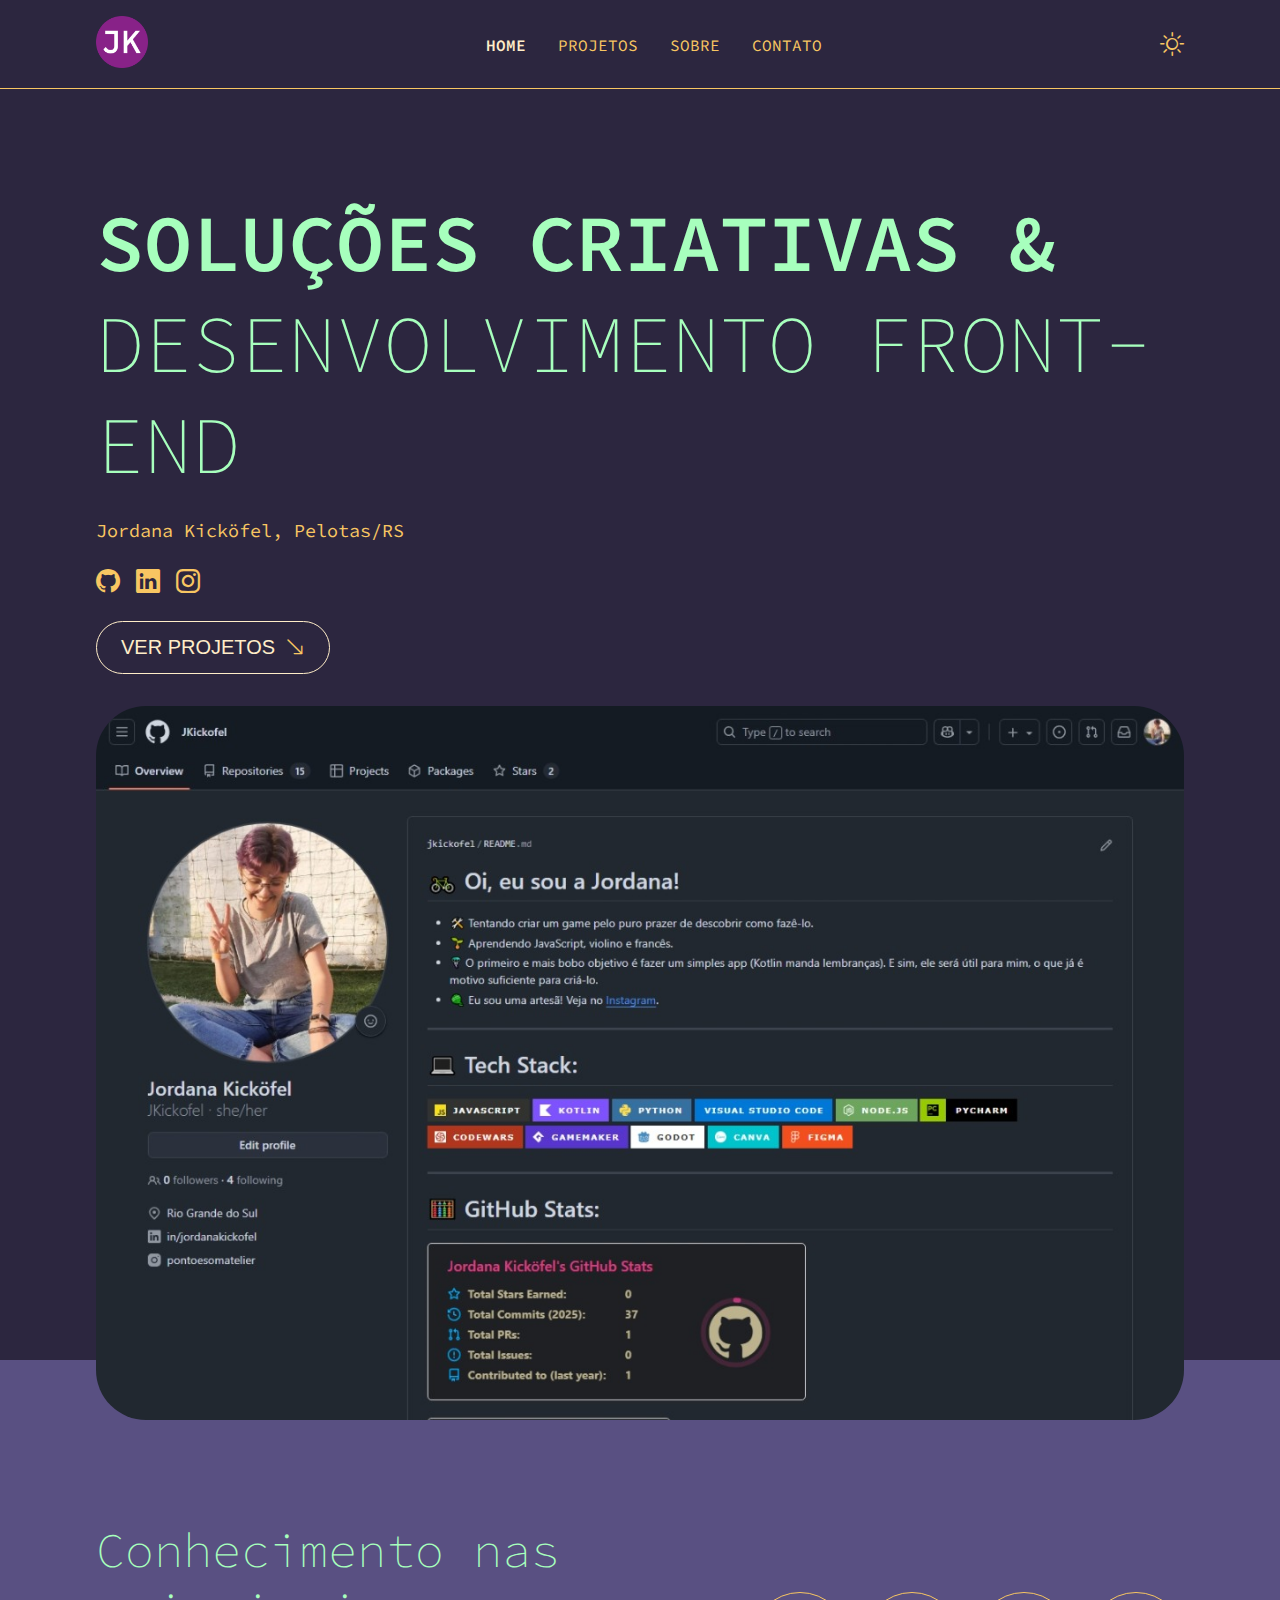
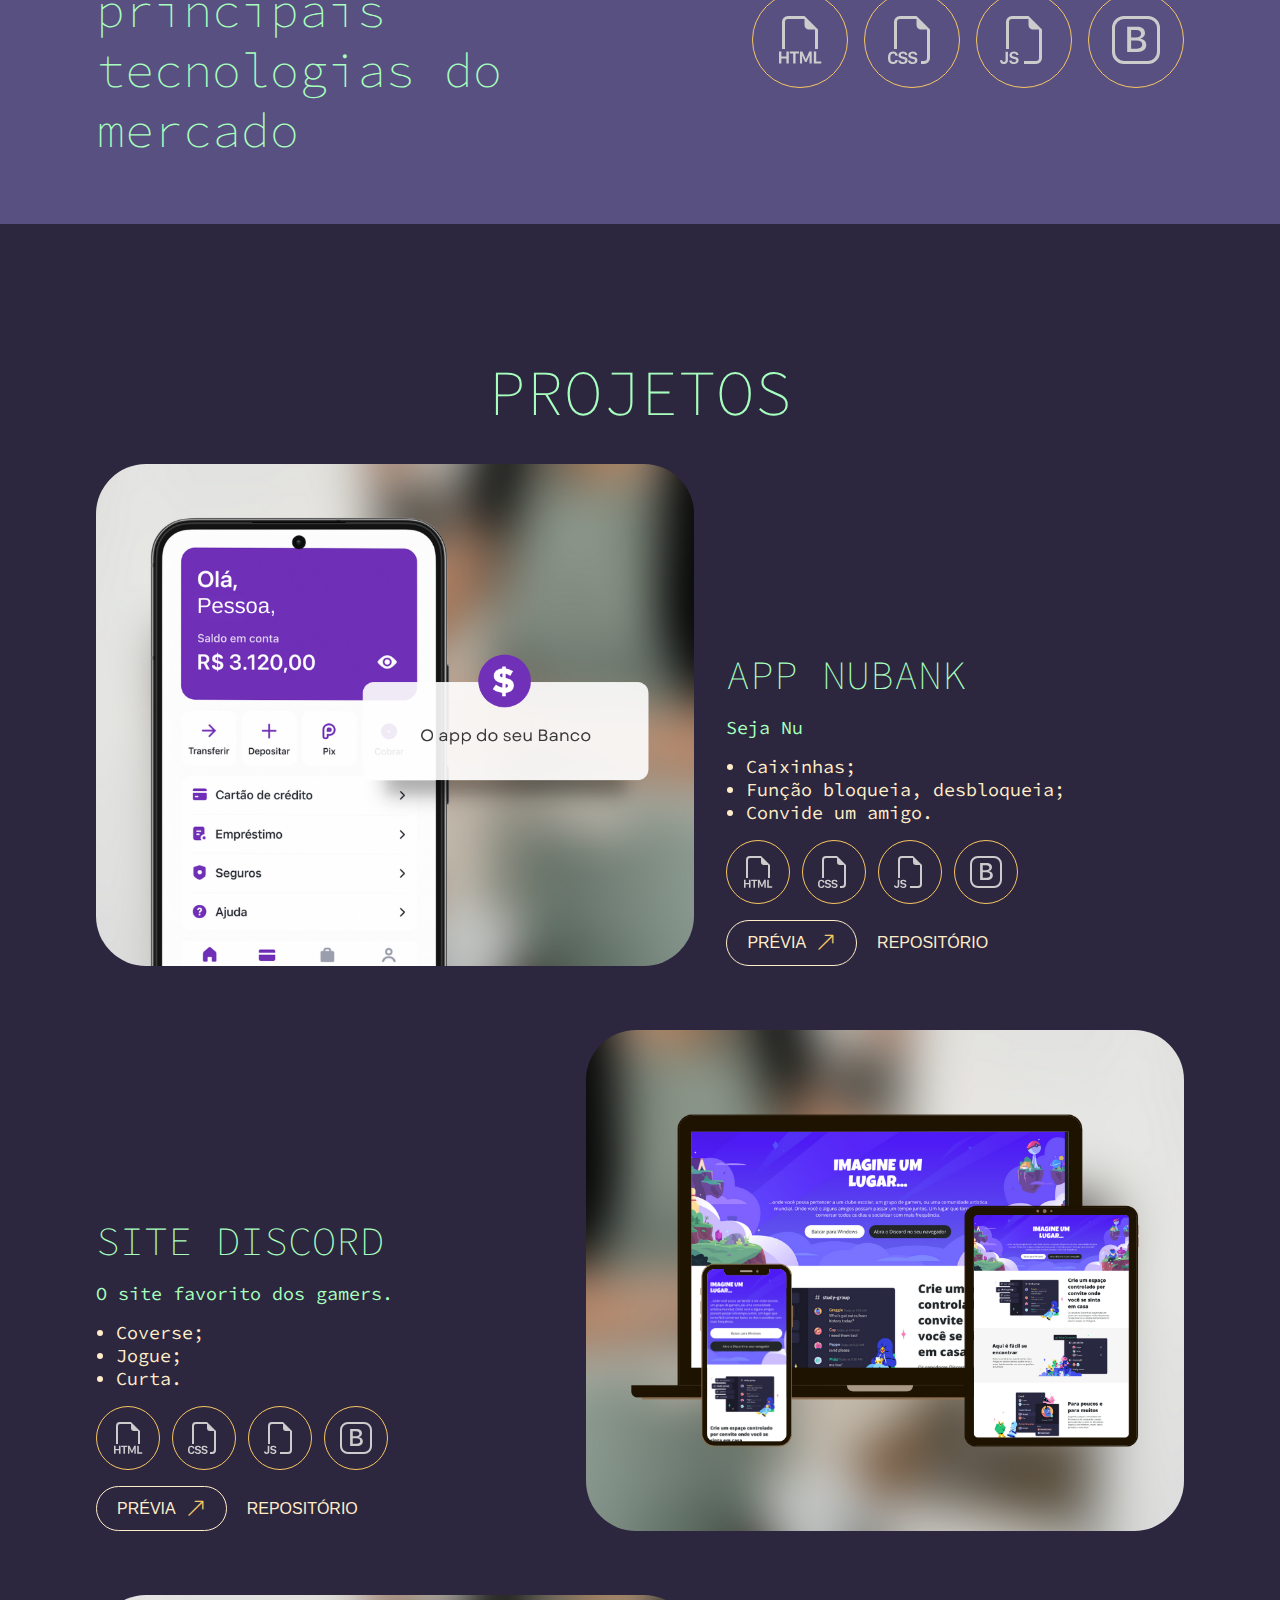
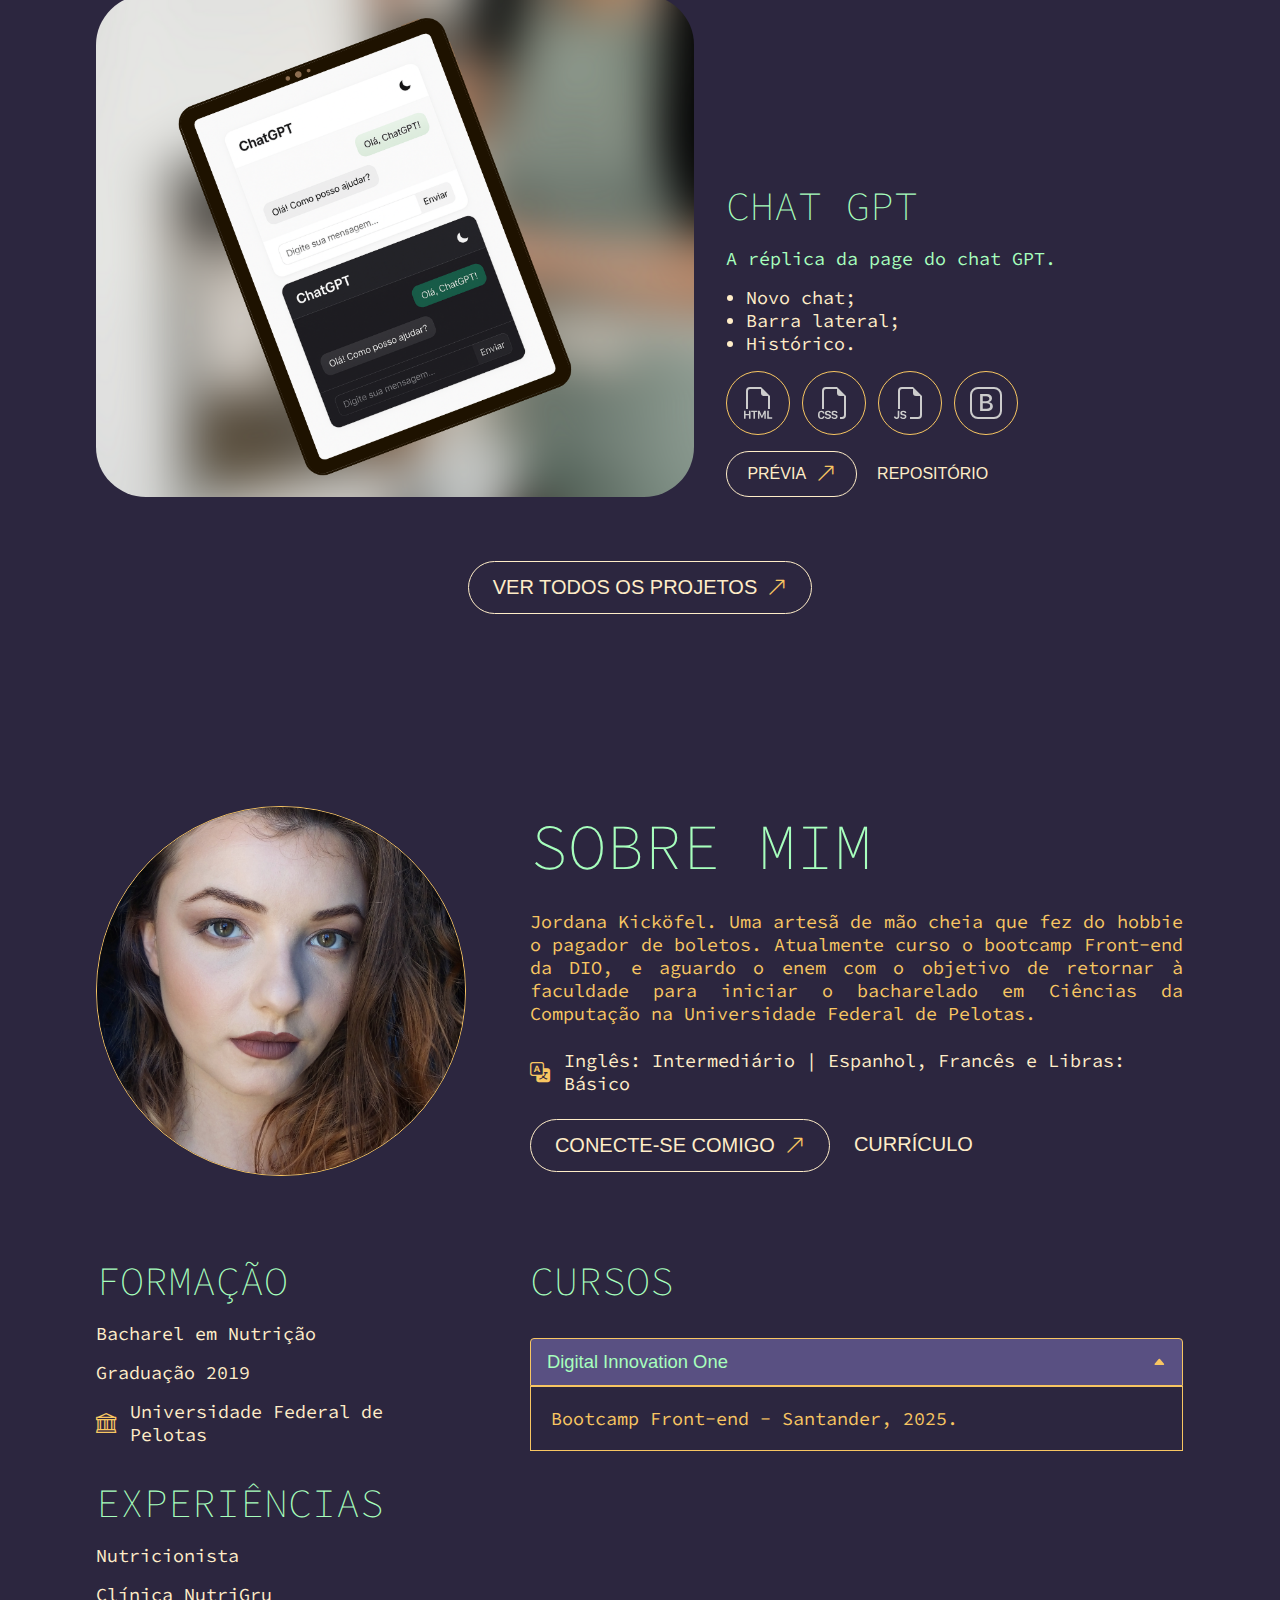
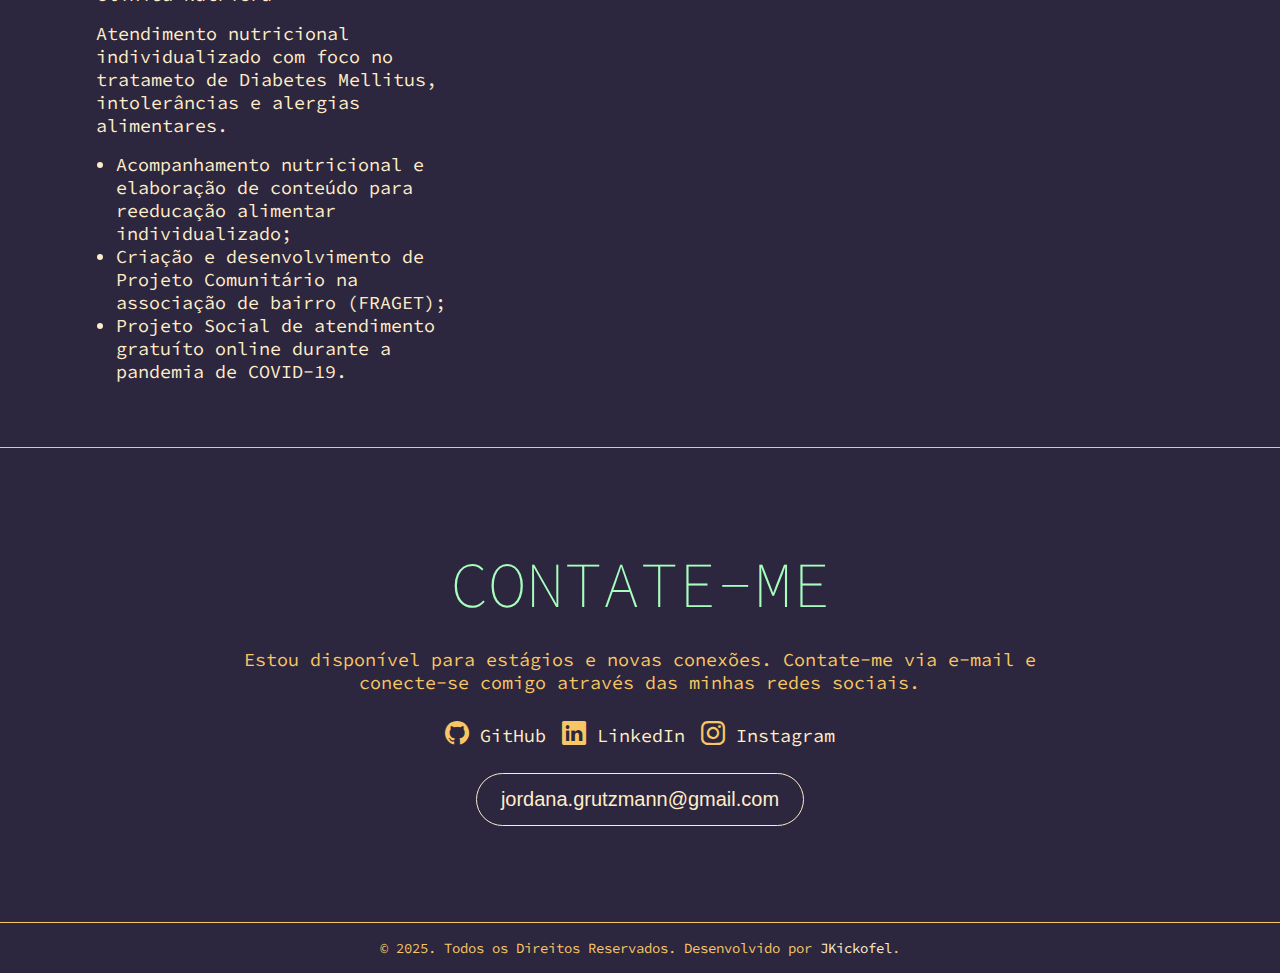
<file: index.html>
<!DOCTYPE html>
<html lang="pt-BR" data-theme="dark">

<head>
    <meta charset="UTF-8">
    <meta name="viewport" content="width=device-width, initial-scale=1.0">
    <meta name="description"
        content="Portfolio de Jordana Kicköfel, para compartilhar projetos e habilidades desenvolvidas.">
    <link rel="shortcut icon" href="favicon.ico" type="image/x-icon">
    <link rel="stylesheet" href="assets/css/style.css">
    <title>Jordana Kicköfel | Portfolio</title>
</head>

<body>
    <header class="header">
        <div class="header__brand">
            <img class="brand__logo" src="assets/images/JK-png-192x192.png" alt="Logo de Jordana Kicköfel">
        </div>

        <nav class="header__nav">
            <ul class="menu menu--principal">
                <li class="menu__item">
                    <a class="menu__link active" href="#home">
                        <span class="menu__text">Home</span>
                    </a>
                </li>

                <li class="menu__item">
                    <a class="menu__link" href="#projetos">
                        <span class="menu__text">Projetos</span>
                    </a>
                </li>

                <li class="menu__item">
                    <a class="menu__link" href="#sobre">
                        <span class="menu__text">Sobre</span>
                    </a>
                </li>

                <li class="menu__item">
                    <a class="menu__link" href="#contato">
                        <span class="menu__text">Contato</span>
                    </a>
                </li>
            </ul>
        </nav>

        <div class="header__toggle">
            <i id="toggleTheme" class="bi bi-sun"></i>
        </div>
    </header>

    <nav class="nav--mobile">
        <ul class="menu menu--mobile">
            <li class="menu__item">
                <a class="menu__link active" href="#home"><i class="menu__icon bi bi-house-door"></i>
                    <span class="menu__text">Home</span>
                </a>
            </li>

            <li class="menu__item">
                <a class="menu__link" href="#projetos"><i class="menu__icon bi bi-window-stack"></i>
                    <span class="menu__text">Projetos</span>
                </a>
            </li>

            <li class="menu__item">
                <a class="menu__link" href="#sobre"><i class="menu__icon bi bi-person"></i>
                    <span class="menu__text">Sobre</span>
                </a>
            </li>

            <li class="menu__item">
                <a class="menu__link" href="#contato"><i class="menu__icon bi bi-envelope"></i>
                    <span class="menu__text">Contato</span>
                </a>
            </li>
        </ul>
    </nav>

    <main>
        <div class="main__content1">
            <h1><strong>soluções criativas &</strong> desenvolvimento front-end</h1>
            <p>Jordana Kicköfel, Pelotas/RS</p>
            <ul class="menu menu--social">
                <li>
                    <a class="menu__link" href="https://github.com/JKickofel" target="_blank" rel="noopener noreferrer">
                        <i class="menu__icon bi bi-github"></i>
                    </a>
                </li>
                <li>
                    <a class="menu__link" href="https://www.linkedin.com/in/jordanakickofel/" target="_blank"
                        rel="noopener noreferrer">
                        <i class="menu__icon bi bi-linkedin"></i>
                    </a>
                </li>
                <li>
                    <a class="menu__link" href="https://www.instagram.com/pontoesomatelier" target="_blank"
                        rel="noopener noreferrer">
                        <i class="menu__icon bi bi-instagram"></i>
                    </a>
                </li>
            </ul>
            <a href="#projetos">
                <button class="btn btn--primary">
                    <span>Ver Projetos</span>
                    <i class="bi bi-arrow-down-right"></i>
                </button>
            </a>
        </div>
        <div class="main__content2">
            <img src="assets/images/cut-github.png" alt="Captura de tela do GitHub">
        </div>
    </main>

    <section class="technologies">
        <h2>Conhecimento nas principais tecnologias do mercado</h2>
        <ul class="technologies__list">
            <li class="technologies__item">
                <img class="technologies__logo" src="assets/images/technologies/filetype-html.svg" alt="Logo HTML">
            </li>
            <li class="technologies__item">
                <img class="technologies__logo" src="assets/images/technologies/filetype-css.svg" alt="Logo CSS">
            </li>
            <li class="technologies__item">
                <img class="technologies__logo" src="assets/images/technologies/filetype-js.svg" alt="Logo JavaScript">
            </li>
            <li class="technologies__item">
                <img class="technologies__logo" src="assets/images/technologies/bootstrap.svg" alt="Logo Bootstrap">
            </li>
        </ul>
    </section>

    <section id="projetos" class="projects">
        <h2>Projetos</h2>
        <div class="projects__container">
            <div class="projects__card">
                <img class="card__cover" src="assets/images/mockup/nubank.png" alt="App Nubank">
                <div class="card__body">
                    <h3 class="card__title">App Nubank</h3>
                    <p class="card__description">Seja Nu</p>
                    <ul class="card__list">
                        <li class="card__item">Caixinhas;</li>
                        <li class="card__item">Função bloqueia, desbloqueia;</li>
                        <li class="card__item">Convide um amigo.</li>
                    </ul>
                    <ul class="technologies__list">
                        <li class="technologies__item">
                            <img class="technologies__logo" src="assets/images/technologies/filetype-html.svg"
                                alt="Logo HTML">
                        </li>
                        <li class="technologies__item">
                            <img class="technologies__logo" src="assets/images/technologies/filetype-css.svg"
                                alt="Logo CSS">
                        </li>
                        <li class="technologies__item">
                            <img class="technologies__logo" src="assets/images/technologies/filetype-js.svg"
                                alt="Logo JavaScript">
                        </li>
                        <li class="technologies__item">
                            <img class="technologies__logo" src="assets/images/technologies/bootstrap.svg"
                                alt="Logo Bootstrap">
                        </li>
                    </ul>
                    <div class="card__buttons">
                        <button class="btn btn--primary">
                            <span>Prévia</span>
                            <i class="bi bi-arrow-up-right"></i>
                        </button>
                        <button class="btn">
                            <span>Repositório</span>
                        </button>
                    </div>
                </div>
            </div>
            <div class="projects__card card--reverse">
                <img class="card__cover" src="assets/images/mockup/discord.png" alt="Site Discord">
                <div class="card__body">
                    <h3 class="card__title">Site Discord</h3>
                    <p class="card__description">O site favorito dos gamers.</p>
                    <ul class="card__list">
                        <li class="card__item">Coverse;</li>
                        <li class="card__item">Jogue;</li>
                        <li class="card__item">Curta.</li>
                    </ul>
                    <ul class="technologies__list">
                        <li class="technologies__item">
                            <img class="technologies__logo" src="assets/images/technologies/filetype-html.svg"
                                alt="Logo HTML">
                        </li>
                        <li class="technologies__item">
                            <img class="technologies__logo" src="assets/images/technologies/filetype-css.svg"
                                alt="Logo CSS">
                        </li>
                        <li class="technologies__item">
                            <img class="technologies__logo" src="assets/images/technologies/filetype-js.svg"
                                alt="Logo JavaScript">
                        </li>
                        <li class="technologies__item">
                            <img class="technologies__logo" src="assets/images/technologies/bootstrap.svg"
                                alt="Logo Bootstrap">
                        </li>
                    </ul>
                    <div class="card__buttons">
                        <button class="btn btn--primary">
                            <span>Prévia</span>
                            <i class="bi bi-arrow-up-right"></i>
                        </button>
                        <button class="btn">
                            <span>Repositório</span>
                        </button>
                    </div>
                </div>
            </div>
            <div class="projects__card">
                <img class="card__cover" src="assets/images/mockup/gpt.png" alt="Chat GPT">
                <div class="card__body">
                    <h3 class="card__title">Chat GPT</h3>
                    <p class="card__description">A réplica da page do chat GPT.</p>
                    <ul class="card__list">
                        <li class="card__item">Novo chat;</li>
                        <li class="card__item">Barra lateral;</li>
                        <li class="card__item">Histórico.</li>
                    </ul>
                    <ul class="technologies__list">
                        <li class="technologies__item">
                            <img class="technologies__logo" src="assets/images/technologies/filetype-html.svg"
                                alt="Logo HTML">
                        </li>
                        <li class="technologies__item">
                            <img class="technologies__logo" src="assets/images/technologies/filetype-css.svg"
                                alt="Logo CSS">
                        </li>
                        <li class="technologies__item">
                            <img class="technologies__logo" src="assets/images/technologies/filetype-js.svg"
                                alt="Logo JavaScript">
                        </li>
                        <li class="technologies__item">
                            <img class="technologies__logo" src="assets/images/technologies/bootstrap.svg"
                                alt="Logo Bootstrap">
                        </li>
                    </ul>
                    <div class="card__buttons">
                        <button class="btn btn--primary">
                            <span>Prévia</span>
                            <i class="bi bi-arrow-up-right"></i>
                        </button>
                        <button class="btn">
                            <span>Repositório</span>
                        </button>
                    </div>
                </div>
            </div>
            <a href="https://github.com/JKickofel" target="_blank" rel="noopener noreferrer">
                <button class="btn btn--primary">
                    <span>Ver Todos os Projetos</span>
                    <i class="bi bi-arrow-up-right"></i>
                </button>
            </a>
        </div>
    </section>

    <section id="sobre" class="about">
        <div class="about__content1">
            <img class="about__photo" src="assets/images/perfil.jpg" alt="Foto de Jordana Kicköfel">
            <div class="about__description">
                <h2>Sobre mim</h2>
                <p>Jordana Kicköfel. Uma artesã de mão cheia que fez do hobbie o pagador de boletos. Atualmente curso o
                    bootcamp Front-end da DIO, e aguardo o enem com o objetivo de retornar à faculdade para iniciar o
                    bacharelado em Ciências da Computação na Universidade Federal de Pelotas.
                </p>
                <div class="about__icons">
                    <i class="bi bi-translate"></i>
                    <span>Inglês: Intermediário | Espanhol, Francês e Libras: Básico</span>
                </div>
                <div class="description__buttons">
                    <a href="https://www.linkedin.com/in/jordanakickofel/" target="_blank" rel="noopener noreferrer">
                        <button class="btn btn--primary">
                            <span>Conecte-se Comigo</span>
                            <i class="bi bi-arrow-up-right"></i>
                        </button>
                    </a>
                    <a href="currículo.pdf" target="_blank" rel="noopener noreferrer">
                        <button class="btn">
                            <span>Currículo</span>
                        </button>
                    </a>
                </div>
            </div>
        </div>
        <div class="about__content2">
            <div class="col1">
                <div class="row1">
                    <h3>Formação</h3>
                    <h4>Bacharel em Nutrição</h4>
                    <span>Graduação 2019</span>
                    <div class="about__icons">
                        <i class="bi bi-bank"></i>
                        <span>Universidade Federal de Pelotas</span>
                    </div>
                </div>
                <div class="row2">
                    <h3>Experiências</h3>
                    <h4>Nutricionista</h4>
                    <span>Clínica NutriGru</span>
                    <span>Atendimento nutricional individualizado com foco no tratameto de Diabetes Mellitus,
                        intolerâncias e alergias alimentares.
                    </span>
                    <ul class="about__list">
                        <li class="about__item">Acompanhamento nutricional e elaboração de conteúdo para reeducação
                            alimentar individualizado;</li>
                        <li class="about__item">Criação e desenvolvimento de Projeto Comunitário na associação de bairro
                            (FRAGET);</li>
                        <li class="about__item">Projeto Social de atendimento gratuíto online durante a pandemia de
                            COVID-19.</li>
                    </ul>
                </div>
            </div>
            <div class="col2">
                <h3>Cursos</h3>
                <div id="accordion">
                    <div class="accordion__item active">
                        <button class="accordion__header start">
                            <span>Digital Innovation One</span>
                            <i class="bi bi-caret-down-fill"></i>
                        </button>
                        <div class="accordion__body">
                            <p>
                                Bootcamp Front-end - Santander, 2025.
                            </p>
                        </div>
                    </div>
                </div>
            </div>
        </div>
    </section>

    <section id="contato" class="contact">
        <h2>Contate-me</h2>
        <p>Estou disponível para estágios e novas conexões. Contate-me via e-mail e conecte-se comigo através das minhas
            redes sociais.
        </p>
        <ul class="menu menu--social">
            <li>
                <a class="menu__link" href="https://github.com/JKickofel" target="_blank" rel="noopener noreferrer">
                    <i class="menu__icon bi bi-github"></i>
                    <span>GitHub</span>
                </a>
            </li>
            <li>
                <a class="menu__link" href="https://www.linkedin.com/in/jordanakickofel/" target="_blank"
                    rel="noopener noreferrer">
                    <i class="menu__icon bi bi-linkedin"></i>
                    <span>LinkedIn</span>
                </a>
            </li>
            <li>
                <a class="menu__link" href="https://www.instagram.com/pontoesomatelier" target="_blank"
                    rel="noopener noreferrer">
                    <i class="menu__icon bi bi-instagram"></i>
                    <span>Instagram</span>
                </a>
            </li>
        </ul>
        <a href="mailto:jordana.grutzmann@gmail.com">
            <button class="btn btn--primary">
                <span class="email">jordana.grutzmann@gmail.com</span>
            </button>
        </a>
    </section>

    <footer>
        <p>&copy; 2025. Todos os Direitos Reservados. Desenvolvido por <a href="https://github.com/JKickofel"
                target="_blank" rel="noopener noreferrer">JKickofel</a>.
        </p>
    </footer>

    <script src="assets/js/script.js"></script>
</body>

</html>
</file>
<file: assets/css/style.css>
@import url("global.css");

body {
    background-color: var(--primary-bg-color);
    font-family: 'Source Code Pro', sans-serif;
    color: var(--text-color);
}

::-webkit-scrollbar {
  width: 0.5rem;
}

::-webkit-scrollbar-track {
  background-color: transparent;
}

::-webkit-scrollbar-thumb {
  background: var(--secondary-bg-color);
  border-radius: 50rem;
}

a {
    text-decoration: none;
    color: var(--text-color);
}

a:hover {
    color: var(--primary-color);
    font-weight: 600;
}

i {
    color: var(--icon-color);
}

strong {
    font-weight: 600;
}

h1 {
    font-size: 2.3rem;
    font-weight: 200;
}

h2 {
    font-size: 1.8rem;
    text-align: center;
}

h3 {
    font-size: 1.35rem;
    text-align: left;
}

h4 {
    color: var(--primary-color);
    font-weight: 400;
    font-size: 1.15rem;
    text-align: left;
}

h1,
h2,
h3 {
    color: var(--title-color);
    text-transform: uppercase;
    font-weight: 200;
}

p {
    text-align: justify;
    color: var(--icon-color);
}

p,
span,
li {
    font-size: 1rem;
}

.header {
    display: flex;
    flex-flow: row wrap;
    justify-content: space-between;
    align-items: center;
    padding: 0.5rem 1rem;
    width: 100%;
    z-index: 2;
}

.header__toggle {
    display: flex;
    justify-content: flex-end;
}

.header__brand .brand__logo {
    width: 3.25rem;
    height: 3.25rem;
}

#toggleTheme {
    font-size: 1.5rem;
    cursor: pointer;
    transition: ease-in-out .5s;
}

.menu {
    display: flex;
    align-items: center;
    background-color: var(--primary-bg-color);
}

.menu__item {
    width: 100%;
}

.menu--mobile {
    width: 100vw;
    justify-content: space-between;
    border-top: 1px solid var(--border-color);
    position: fixed;
    bottom: 0;
}

.menu--mobile .menu__link {
    display: flex;
    flex-direction: column;
    /*empilha icon e texto*/
    justify-content: center;
    align-items: center;
    padding: 0.5rem 1rem;
    gap: .5rem;
}

.menu__link.active .menu__icon,
.menu__link.active .menu__text,
.menu__link:hover .menu__icon,
.menu__link:hover .menu__text {
    color: var(--text-color);
    font-weight: 600;
}

.menu__icon,
.menu__text {
    color: var(--icon-color);
}

.menu__icon {
    font-size: 1.5rem;
}

.menu__text {
    font-size: 1rem;
    text-transform: uppercase;
}

.header__nav {
    display: none;
}

.menu--principal {
    gap: 2rem;
}

/*main e seu conteúdo*/
main {
    display: flex;
    flex-direction: column;
    padding: 2.5rem 1rem;
    gap: 2rem;
}

.main__content1 {
    display: flex;
    flex-direction: column;
    gap: 1.5rem;
}

.main__content2 img {
    width: 100%;
    border-radius: 3.125rem;
}

.menu--social {
    gap: 1rem;
}

.btn {
    display: flex;
    justify-content: center;
    align-items: center;
    gap: 0.625rem;
    width: 100%;
    background: transparent;
    border-radius: 3.125rem;
    border: none;
    padding: 0.875rem 1.5rem;
    transition: ease-in-out .3s;
    cursor: pointer;
    color: var(--primary-color);
}

.btn:hover {
  transform: scale(1.05);
  transition: ease-in-out .3s;
}

.btn span,
.btn i {
    font-size: 1.25rem;
    text-transform: uppercase;
}

.btn--primary span {
    color: var(--primary-color);
}

.btn--primary {
    border: 1px solid var(--primary-color);
    transition: ease-in-out .3s;
}

.habilidades {
    display: flex;
    flex-direction: column;
    padding: 6.25rem 1rem 2rem 1rem;
    background: var(--secondary-bg-color);
}

.habilidades h2 {
    text-transform: none;
}

/*Tecnologias*/
.technologies {
    display: flex;
    flex-direction: column;
    justify-content: flex-start;
    align-items: center;
    gap: 1.25rem;
    padding: 6.25rem 1rem 2rem;
    background: var(--secondary-bg-color);
    margin-top: -5.5rem;
}

.technologies h2 {
    font-size: 2rem;
    text-transform: none;
    letter-spacing: normal;
    text-align: start;
}

.technologies__list {
    display: flex;
    flex-flow: row wrap;
    gap: .5rem;
}

.technologies__item {
    display: flex;
    flex-direction: row;
    justify-content: center;
    align-items: center;
    width: 4.8rem;
    height: 4.8rem;
    aspect-ratio: 1/1;
    border: 1px solid var(--border-color);
    border-radius: 50rem;
}

.technologies__logo {
    height: 2.4rem;
}

/*PROJETOS*/
.projetos {
    display: flex;
    flex-direction: column;
    padding: 6.25rem 1rem 2rem;
    background: var(--secondary-bg-color);
}

.projects {
    display: flex;
    flex-direction: column;
    gap: 2rem;
}

.projects__container {
    display: flex;
    flex-direction: column;
    gap: 4rem;
}

.projects__card {
    display: flex;
    flex-direction: column;
    gap: 2rem;
}
/*CARDS*/
.card__cover {
    width: 100%;
    height: auto;
    border-radius: 3.125rem;
    object-fit: cover;
    object-position: center;
}

.card__cover:hover {
  transform: scale(1.05);
  transition: ease-in-out .3s;
}

.card__body {
    display: flex;
    flex-direction: column;
    justify-content: flex-end;
    align-items: flex-start;
    gap: 1rem;
}

.card__description {
    color: var(--title-color);
}

.card__list,
.about__list {
    margin-left: 1.25rem;
}

.card__item,
.about__item {
    list-style: disc;
}

.card__buttons,
.description__buttons {
    display: flex;
    flex-flow: row wrap;
    justify-content: center;
}

.card__buttons .btn {
    padding: .65rem 1.25rem;
}

.card__buttons .btn span {
    font-size: 1rem;
}

.card__body .technologies__list {
    gap: .75rem;
}

.card__body .technologies__item {
    width: 4rem;
    height: 4rem;
}

.card__body .technologies__logo {
    height: 2rem;
}

/*botão do final da section*/
.projects .btn {
    width: auto;
    margin: auto;
}

/*sobre*/
.about {
    display: flex;
    flex-direction: column;
    gap: 1.5rem
}

.about__content1,
.about__content2 {
    display: flex;
    flex-direction: column;
    align-items: flex-start;
    justify-content: flex-start;
    gap: 2rem;
}

.about__photo {
    width: 100%;
    object-fit: cover;
    object-position: center;
    pointer-events: none;
    border-radius: 50rem;
    border: 1px solid var(--border-color);
}

.about__description {
    display: flex;
    flex-direction: column;
    justify-content: flex-start;
    gap: 1.5rem;
}

.about__icons {
    display: flex;
    align-items: center;
    gap: .85rem;
}

.about__icons i {
    font-size: 1.25rem;
}

.about__content2 .col1,
.about__content2 .col2 {
    display: flex;
    flex-direction: column;
    text-align: left;
    gap: 2rem;
}

.about__content2 .col1 .row1,
.about__content2 .col1 .row2 {
    display: flex;
    flex-direction: column;
    gap: 1rem;
}

/*acordion*/
.accordion__header {
    width: 100%;
    display: flex;
    padding: 0.75rem 1rem;
    justify-content: space-between;
    align-items: center;
    border: 1px solid var(--border-color);
    background: transparent;
    text-align: left;
    cursor: pointer;
    transition: ease-in-out .3s;
}

.accordion__header span {
    color: var(--title-color);
}

.accordion__header.start {
    border-radius: 0.25rem 0.25rem 0rem 0rem;
}

.accordion__header.end,
.accordion__item.active .accordion__body.end {
    border-radius: 0rem 0rem 0.25rem 0.25rem;
}

.accordion__item.active .accordion__header.end {
    border-radius: 0;
}

.accordion__body {
    display: none;
    padding: 1.25rem;
    flex-direction: column;
    align-items: flex-start;
    gap: 0.625rem;
    border: 1px solid var(--border-color);
}

.accordion__item.active .accordion__header {
    background: var(--secondary-bg-color);
}

.accordion__item.active .accordion__body {
    display: flex;
}

.accordion__item.active .bi-caret-down-fill {
    transform: rotate(180deg);
}

/*contato*/
.contact {
    display: flex;
    flex-direction: column;
    justify-content: center;
    align-items: center;
    gap: 1.5rem;
    border-top: 1px solid var(--border-color);
    border-bottom: 1px solid var(--border-color);
}

.contact p {
    text-align: center;
}

.contact .btn {
    width: auto;
}

.contact .email {
    text-transform: lowercase;
}

footer {
    margin-bottom: 5rem;
}

footer p {
    font-size: .875rem;
    text-align: center;
    padding: 1rem;
}

/* Responsividade */
@media (min-width: 768px) {
    .header {
        position: fixed;
        border-bottom: 1px solid var(--border-color);
        padding: 1rem 6rem;
        background: var(--primary-bg-color);
    }

    .nav--mobile {
        display: none;
    }

    .header__nav {
        display: flex;
    }

    h1 {
        font-size: 5rem;
    }

    h2 {
        font-size: 3rem;
    }

    main,
    .projects,
    .about {
        padding: 8rem 6rem 4rem 6rem;
    }

    .contact {
        padding: 6rem;
    }

    .contact p {
        width: 80%;
    }

    .main__content1 {
        display: flex;
        flex-direction: column;
        align-items: flex-start;
    }

    .technologies {
        padding: 6.25rem 6rem 2rem 6rem;
        margin-top: -6rem;
    }

    footer {
        margin: 0;
    }
}

@media (min-width: 992px) {
    .projects__card {
        flex-direction: row;
    }

    .projects__card.card--reverse {
        flex-direction: row-reverse;
        justify-content: space-between;
    }

    .card__cover {
        width: 55%;
    }

    .about {
        gap: 5rem;
    }

    .about__content1,
    .about__content2 {
        display: grid;
        grid-template-columns: 34% 60%;
        justify-content: flex-start;
        align-items: flex-start;
        gap: 4rem;
    }

    .about__description h2 {
        text-align: left;
    }

    .description__buttons {
        justify-content: flex-start;
    }
}

@media (min-width: 1200px) {

    h2 {
        font-size: 4rem;
    }

    h3 {
        font-size: 2.5rem;
    }

    main {
        padding: 12rem 6rem 2rem;
    }

    .main__content1 .btn {
        width: auto;
    }

    .technologies {
        flex-direction: row;
        justify-content: space-between;
        padding: 10rem 6rem 4rem;
    }

    .technologies h2 {
        font-size: 3rem;
        width: 55%;
    }

    .technologies__list {
        gap: 1rem;
    }

    .technologies__item {
        width: 6rem;
        height: 6rem;
    }

    .technologies__logo {
        height: 3rem;
    }

    p,
    span,
    li {
        font-size: 1.15rem;
    }

    .card__buttons .btn,
    .description__buttons .btn {
        width: auto;
    }
}

@media (min-width: 1400px) {
    h1 {
        font-size: 6.25rem;
    }

    h2 {
        font-size: 4.5rem;
    }

    h3 {
        font-size: 3.25rem;
    }

    .header {
        padding: 1rem 15rem;
    }

    main {
        padding: 12rem 15rem 2rem;
    }

    .technologies,
    .projects,
    .about {
        padding: 10rem 15rem 4rem;
    }
}
</file>
